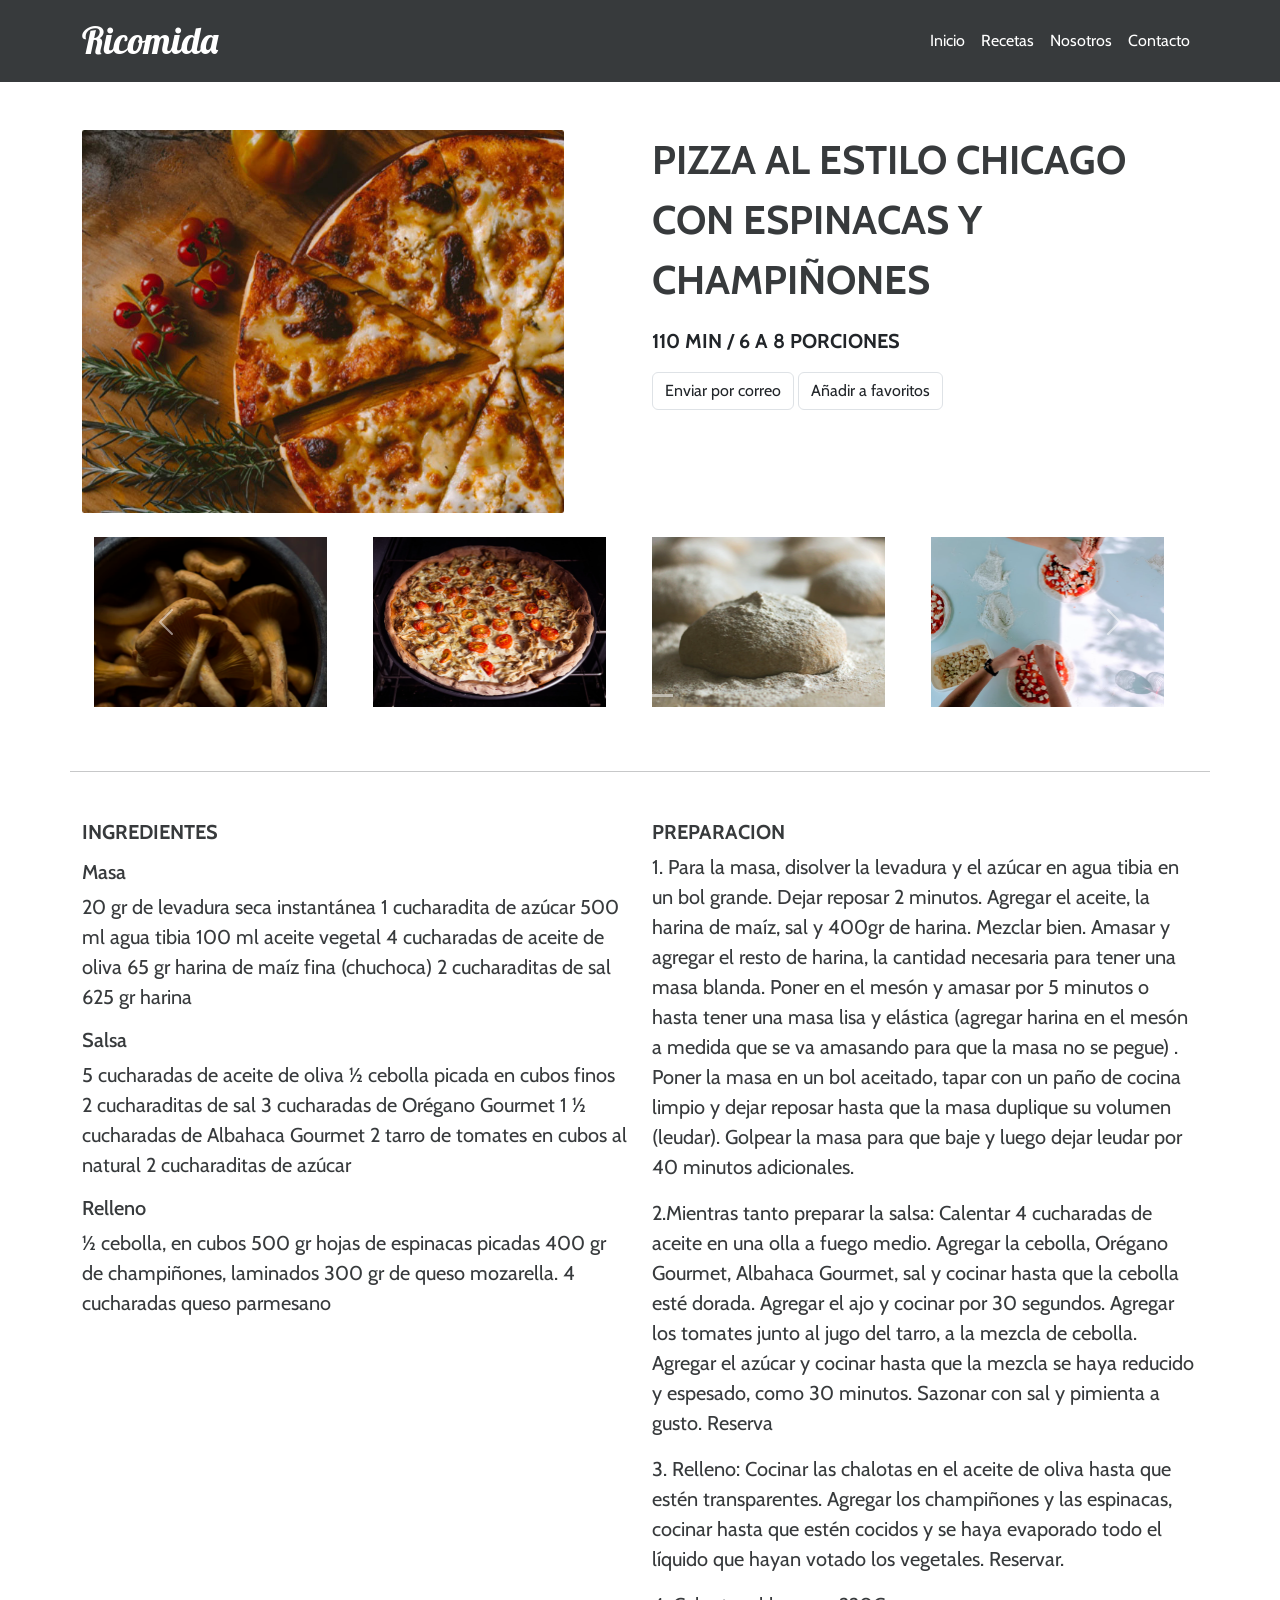
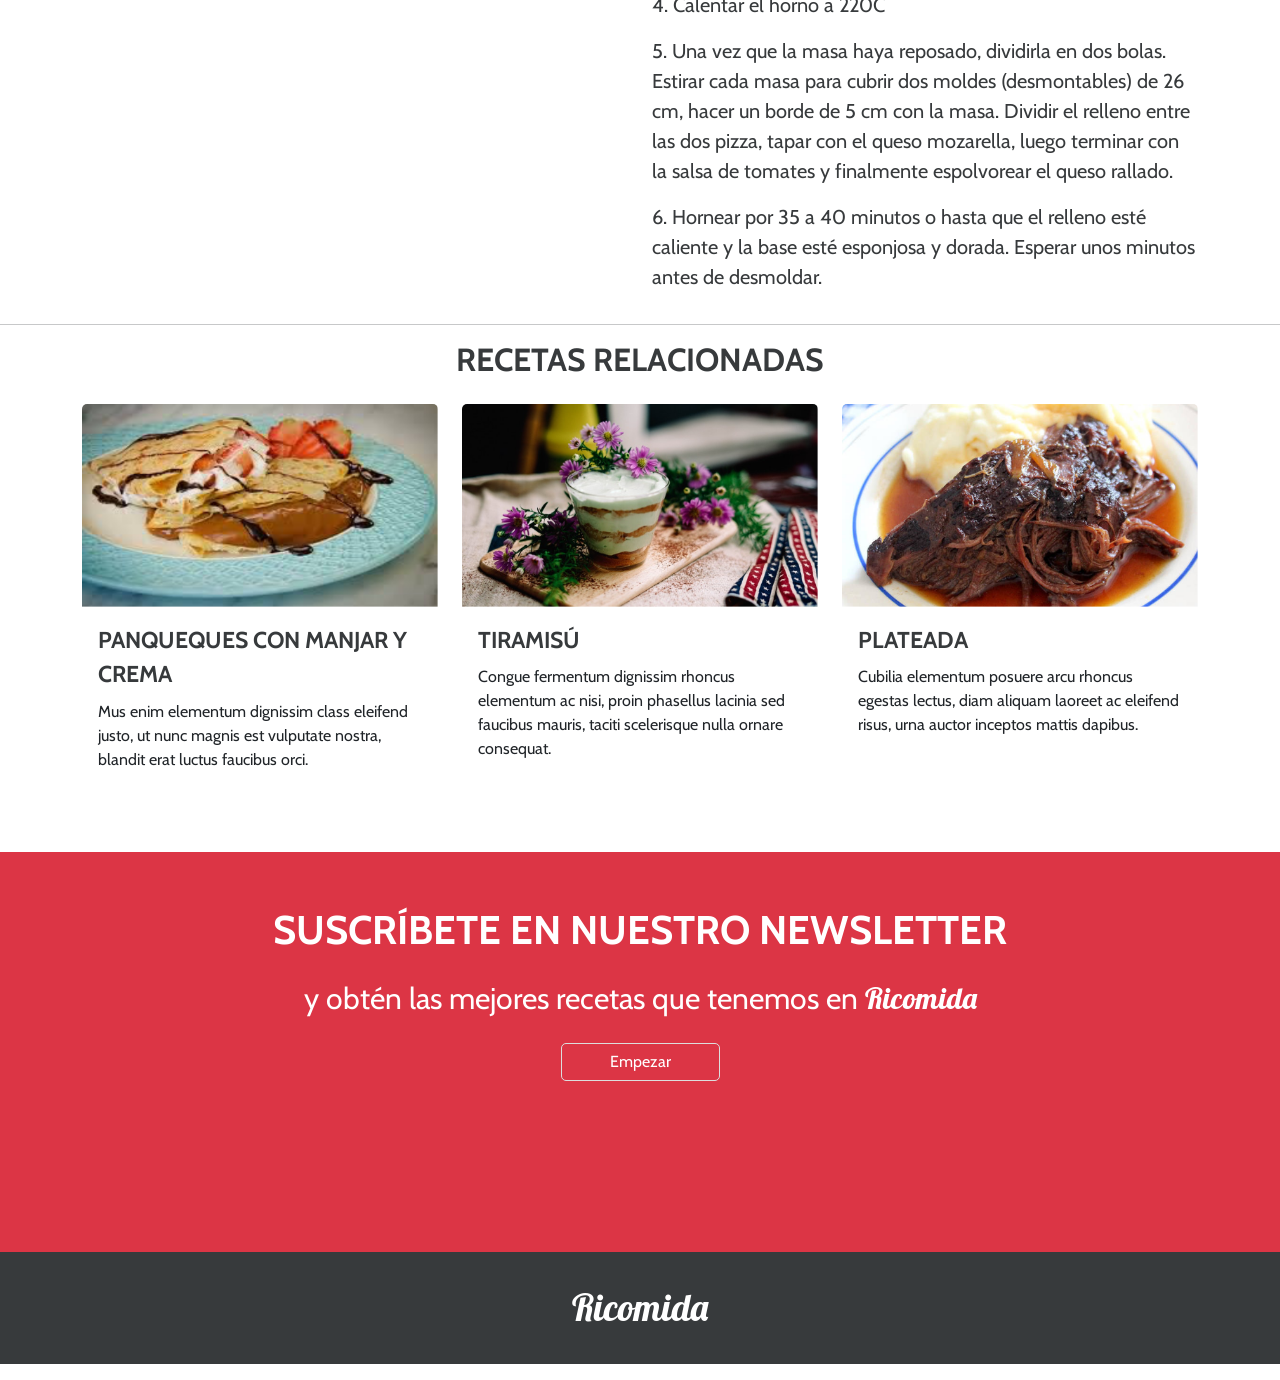
<file: index.html>
<!DOCTYPE html>
<html lang="es">
<head>
  <meta charset="UTF-8">
  <meta http-equiv="X-UA-Compatible" content="IE=edge">
  <meta name="viewport" content="width=device-width, initial-scale=1.0">
  <link href="https://cdn.jsdelivr.net/npm/bootstrap@5.1.3/dist/css/bootstrap.min.css" rel="stylesheet" integrity="sha384-1BmE4kWBq78iYhFldvKuhfTAU6auU8tT94WrHftjDbrCEXSU1oBoqyl2QvZ6jIW3" crossorigin="anonymous"> 
  <link rel="preconnect" href="https://fonts.googleapis.com">
  <link rel="preconnect" href="https://fonts.gstatic.com" crossorigin>
  <link href="https://fonts.googleapis.com/css2?family=Cabin:wght@400;700&display=swap" rel="stylesheet"> 
  <link rel="preconnect" href="https://fonts.googleapis.com">
  <link rel="preconnect" href="https://fonts.gstatic.com" crossorigin>
  <link href="https://fonts.googleapis.com/css2?family=Lobster&display=swap" rel="stylesheet"> 

  <link rel="stylesheet" href="assets/css/style.css">
  <title>Ricomida</title>
</head>

<body>
<header>
    <nav class="navbar navbar-expand-lg navbar-light navbar-dark">
      <div class="container">
        <a class="navbar-brand" href="#">Ricomida</a>
        <button class="navbar-toggler" type="button" data-bs-toggle="collapse" data-bs-target="#navbarSupportedContent" aria-controls="navbarSupportedContent" aria-expanded="false" aria-label="Toggle navigation">
          <span class="navbar-toggler-icon"></span>
        </button>
        <div class="collapse navbar-collapse" id="navbarSupportedContent">
          <ul class="navbar-nav ms-auto mb-2 mb-lg-0">
            <li class="nav-item">
              <a class="nav-link active" aria-current="page" href="#">Inicio</a>
            </li>
            <li class="nav-item">
              <a class="nav-link active" aria-current="page" href="#">Recetas</a>
            </li>
            <li class="nav-item">
              <a class="nav-link active" aria-current="page" href="#">Nosotros</a>
            </li>
            <li class="nav-item">
              <a class="nav-link active" aria-current="page" href="#">Contacto</a>
            </li>  
          </ul>
        </div>
      </div>
    </nav> 
  
    <section id="Principal" class="pt-5 mb-2">
      <div class="container">
        <div class="row">  
          <div class="col-12 col-sm-6 contenedor1">
            <img src="assets/img/principal.jpg" width="482px" height="automatico" alt="" class="img-fluid">
          </div>
          <div class="contenedor2 col-12 col-sm-6 fw-bold">
              <div>
                <p>PIZZA AL ESTILO CHICAGO CON ESPINACAS Y CHAMPIÑONES</p>
                <p>110 MIN / 6 A 8 PORCIONES</p>
              </div> 
              <button id="enviarCorreo" class="btn border-1 border" 
                data-bs-toggle="tooltip" data-bs-placement="top" 
                title="Envia por correo">Enviar por correo</button>
              <button id="boton-favoritos" class="btn border-1 border">Añadir a favoritos</button>
         </div>
        </div>
      </div>
    </section>
  
    <section id="Carrusel" class="container d-none d-sm-block">
  
      <div id="carouselExampleIndicators" class="carousel slide" data-bs-ride="carousel">
        <div class="carousel-indicators">
          <button type="button" data-bs-target="#carouselExampleIndicators" data-bs-slide-to="0" class="active" aria-current="true" aria-label="Slide 1"></button>
          <button type="button" data-bs-target="#carouselExampleIndicators" data-bs-slide-to="1" aria-label="Slide 2"></button>
       
        </div>
        <div class="carousel-inner">
          <div class="carousel-item active">
            <div class="container">
              <div class="row">
                  <div class="col-sm-3 my-3">
                    <img src="assets/img/slider-1.png" alt="" width="233px" height="170px">
                  </div>
                  <div class="col-sm-3 my-3">
                    <img src="assets/img/slider-2.png" alt="" width="233px" height="170px">
                  </div>
                  <div class="col-sm-3 my-3">
                    <img src="assets/img/slider-3.png" alt="" width="233px" height="170px">
                  </div>
                  <div class="col-sm-3 my-3">
                    <img src="assets/img/slider-4.png" alt="" width="233px" height="170px">
                  </div>
              </div>
            </div>
          </div>
          <div class="carousel-item">
            <div class="container">
              <div class="row">
                  <div class="col-12 col-sm-3 my-3">
                    <img src="assets/img/slider-5.png" alt="" width="233px" height="170px">
                  </div>
                  <div class="col-12 col-sm-3 my-3">
                    <img src="assets/img/slider-6.png" alt="" width="233px" height="170px">
                  </div>
                  <div class="col-12 col-sm-3 my-3">
                    <img src="assets/img/slider-7.png" alt="" width="233px" height="170px">
                  </div>
                  <div class="col-12 col-sm-3 my-3">
                    <img src="assets/img/slider-8.png" alt="" width="233px" height="170px">
                  </div>
              </div>
            </div>
          </div>
          
        </div>
        <button class="carousel-control-prev" type="button" data-bs-target="#carouselExampleIndicators" data-bs-slide="prev">
          <span class="carousel-control-prev-icon" aria-hidden="true"></span>
          <span class="visually-hidden">Previous</span>
        </button>
        <button class="carousel-control-next" type="button" data-bs-target="#carouselExampleIndicators" data-bs-slide="next">
          <span class="carousel-control-next-icon" aria-hidden="true"></span>
          <span class="visually-hidden">Next</span>
        </button>
      </div>
  
  
  
   
  
    </section>
  </header>

  <section id="Recetas">
    <div class="container">
      <div class="row">
        <hr class="my-5">
        <div class=" col-12 col-sm-6 alinear fuente-p">
          <div>
            <h2 class="text-uppercase">ingredientes</h2>
          </div>
          <p>
           <h5>Masa </h5> 
            20 gr de levadura seca instantánea 
            1 cucharadita de azúcar 
            500 ml agua tibia 
            100 ml aceite vegetal 
            4 cucharadas de aceite de oliva 
            65 gr harina de maíz fina (chuchoca) 
            2 cucharaditas de sal 
            625 gr harina 
          </p>
          <p>
           <h5> Salsa</h5> 
            5 cucharadas de aceite de oliva 
            ½ cebolla picada en cubos finos 
            2 cucharaditas de sal 
            3 cucharadas de Orégano Gourmet 
            1 ½ cucharadas de Albahaca Gourmet 
            2 tarro de tomates en cubos al natural 
            2 cucharaditas de azúcar 
          </p>
          <p>
            <h5> Relleno</h5> 
            ½ cebolla, en cubos 
            500 gr hojas de espinacas picadas 
            400 gr de champiñones, laminados 
            300 gr de queso mozarella. 
            4 cucharadas queso parmesano
          </p>
        </div>
        <div class=" col-12 col-sm-6 alinear fuente-p">
          <div>
            <h2 class="text-uppercase">preparacion</h2>
          </div>
          <p>
           1. Para la masa, disolver la levadura y el azúcar en agua tibia en un bol grande. 
           Dejar reposar 2 minutos. 
           Agregar el aceite, la harina de maíz, sal y 400gr de harina. 
           Mezclar bien. 
           Amasar y agregar el resto de harina, la cantidad necesaria para tener una masa blanda. 
           Poner en el mesón y amasar por 5 minutos o hasta tener una masa lisa 
           y elástica (agregar harina en el mesón a medida que se va amasando para que la masa no se pegue) . 
           Poner la masa en un bol aceitado, tapar con un paño de cocina limpio y dejar reposar hasta 
           que la masa duplique su volumen (leudar). 
           Golpear la masa para que baje y luego dejar leudar por 40 minutos adicionales.
          </p>
          <p>
           
            2.Mientras tanto preparar la salsa: Calentar 4 cucharadas de aceite en una olla a fuego medio. 
            Agregar la cebolla, Orégano Gourmet, Albahaca Gourmet, sal y cocinar hasta que la cebolla esté dorada. 
            Agregar el ajo y cocinar por 30 segundos. Agregar los tomates junto al jugo del tarro, a la mezcla de cebolla. 
            Agregar el azúcar y cocinar hasta que la mezcla se haya reducido y espesado, como 30 minutos. 
            Sazonar con sal y pimienta a gusto. Reserva
          </p>
          <p>
            3. Relleno: Cocinar las chalotas en el aceite de oliva hasta que estén transparentes. 
            Agregar los champiñones y las espinacas, cocinar hasta que estén cocidos 
            y se haya evaporado todo el líquido que hayan votado los vegetales. Reservar.
          </p>
          <p>
            4. Calentar el horno a 220C
          </p>
          <p>
            5. Una vez que la masa haya reposado, dividirla en dos bolas. 
            Estirar cada masa para cubrir dos moldes (desmontables) de 26 cm, 
            hacer un borde de 5 cm con la masa. Dividir el relleno entre las dos pizza, 
            tapar con el queso mozarella, luego terminar con la salsa de tomates 
            y finalmente espolvorear el queso rallado.
          </p>
          <p>
            6. Hornear por 35 a 40 minutos o hasta que el relleno esté caliente 
            y la base esté esponjosa y dorada. Esperar unos minutos antes de desmoldar.
          </p>
        </div>

      </div>
      
    </div>
  </section>

  <hr>

  <section id="Tarjetas">
    <h2 class="text-uppercase text-center">recetas relacionadas</h2>
    <div class="container">
      <div class="row">
        <div class="col-12 col-sm-4 my-3">
          <div class="card border-0">
            <img src="assets/img/recipe-card-1.png" class="card-img-top" alt="">
            <div class="card-body">
              <div id="card-title1" class="card-title">PANQUEQUES CON MANJAR Y CREMA</div>
              <p id="card-text1" class="card-text">
                Mus enim elementum dignissim class eleifend justo,
                 ut nunc magnis est vulputate nostra, blandit erat luctus faucibus orci.
              </p>
            </div>
          </div>
        </div>
        <div class="col-12 col-sm-4 my-3">
          <div class="card border-0">
            <img src="assets/img/recipe-card-2.png" class="card-img-top" alt="">
            <div class="card-body">
              <div id="card-title2" class="card-title">TIRAMISÚ</div>
              <p id="card-text2" class="card-text">
                Congue fermentum dignissim rhoncus elementum ac nisi, 
                proin phasellus lacinia sed faucibus mauris, 
                taciti scelerisque nulla ornare consequat.
              </p>
            </div>
          </div>
        </div>
        <div class="col-12 col-sm-4 my-3">
          <div class="card border-0">
            <img src="assets/img/recipe-card-3.png" class="card-img-top" alt="">
            <div class="card-body">
              <div id="card-title3" class="card-title">PLATEADA</div>
              <p id="card-text3" class="card-text">
                Cubilia elementum posuere arcu rhoncus egestas lectus, 
                diam aliquam laoreet ac eleifend risus, 
                urna auctor inceptos mattis dapibus.
              </p>
            </div>
          </div>
        </div>
      </div>
    </div>
  </section>
 
   
      
  
  <section id="Suscribir" class="text-center text-white mt-5">
    
    <div class="suscribete fw-bold text-uppercase pt-5">
      <p>suscríbete en nuestro newsletter</p>
    </div>
    <div class="mejores-recetas">
      <p>y obtén las mejores recetas que tenemos en <span class="ricomida-texto1">Ricomida</span></p>
      <button class="btn boton-empezar text-white px-5 border-1">Empezar</button>
    </div> 
  </section>
  
  
  <footer id="Footer" class="text-center text-white py5 ">
    <div>
      <p class="ricomida-footer py-4">Ricomida</p>
    </div>
  </footer>

  
  
  <script src="https://cdn.jsdelivr.net/npm/bootstrap@5.1.3/dist/js/bootstrap.bundle.min.js" integrity="sha384-ka7Sk0Gln4gmtz2MlQnikT1wXgYsOg+OMhuP+IlRH9sENBO0LRn5q+8nbTov4+1p" crossorigin="anonymous"></script>
  <script src="assets/js/jquery-3.6.0.min.js"></script>
  <script src="assets/js/index.js"></script>
</body>
</html>
</file>
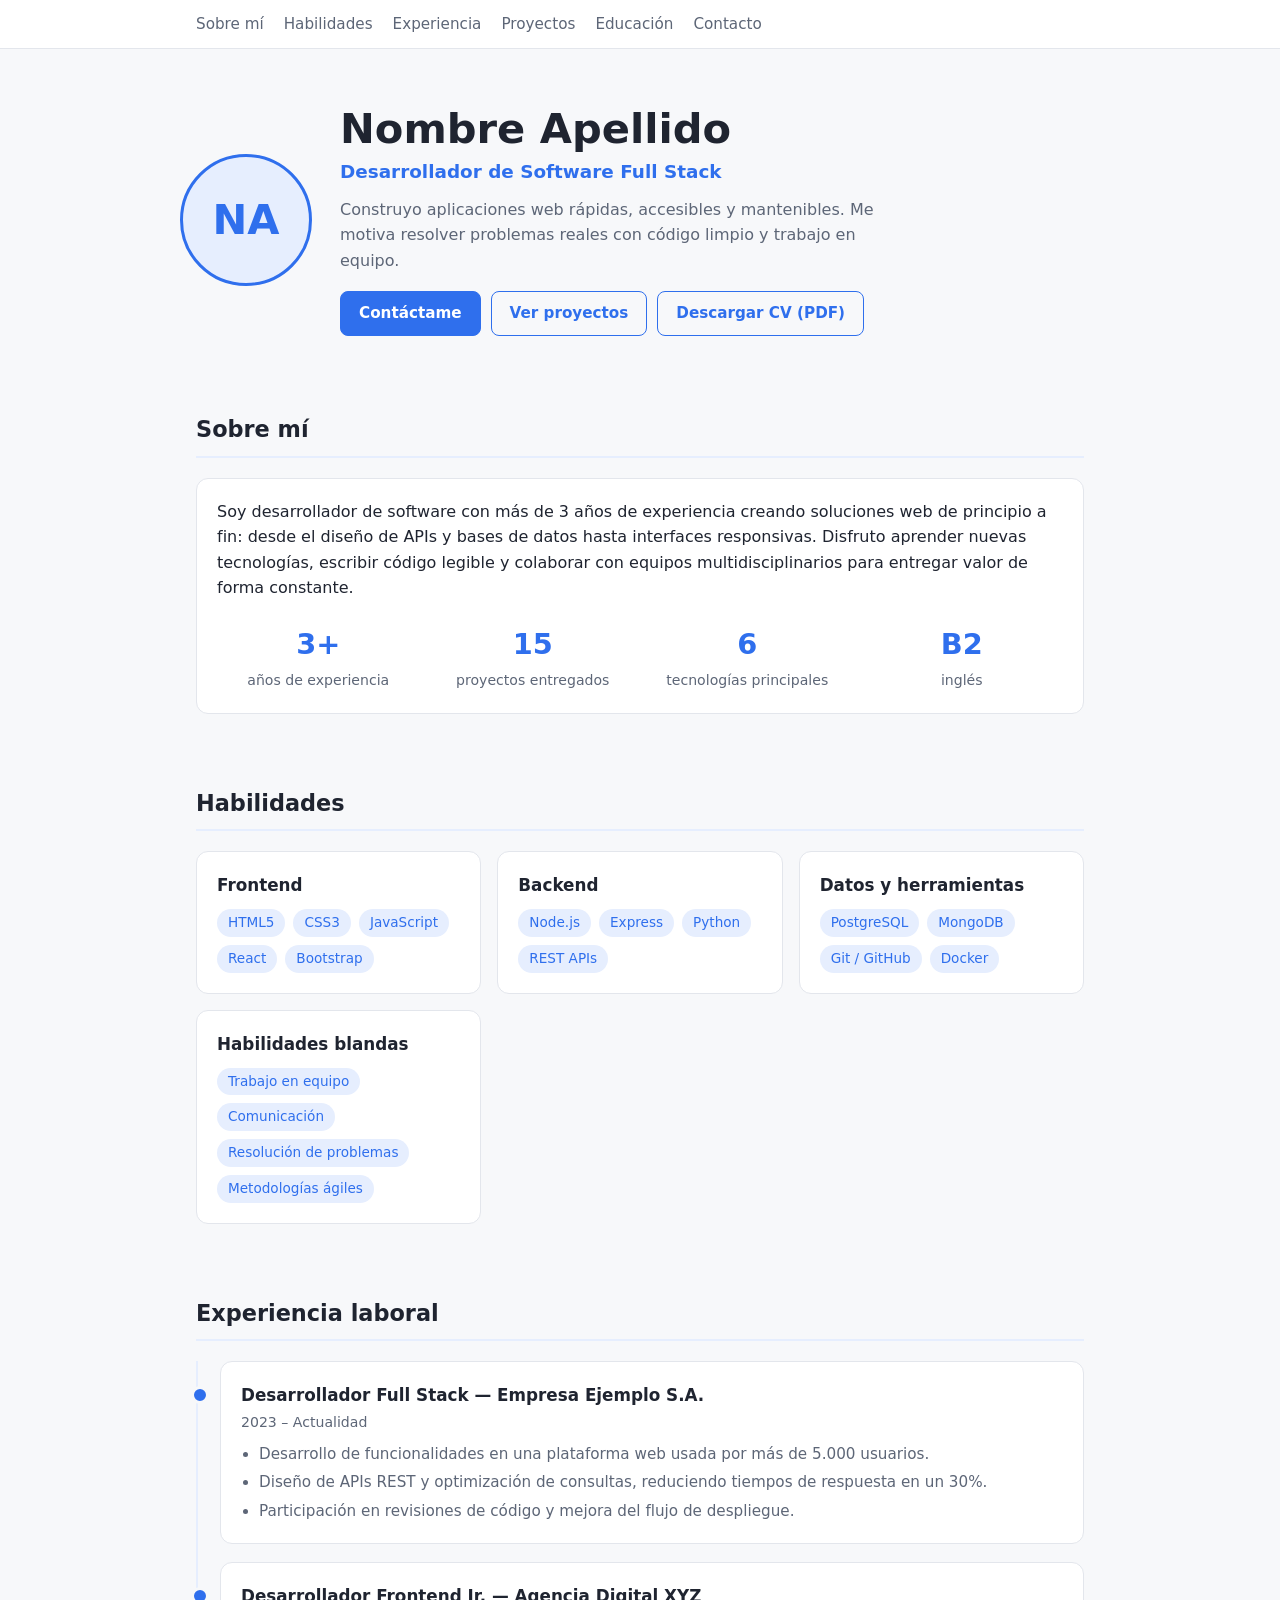
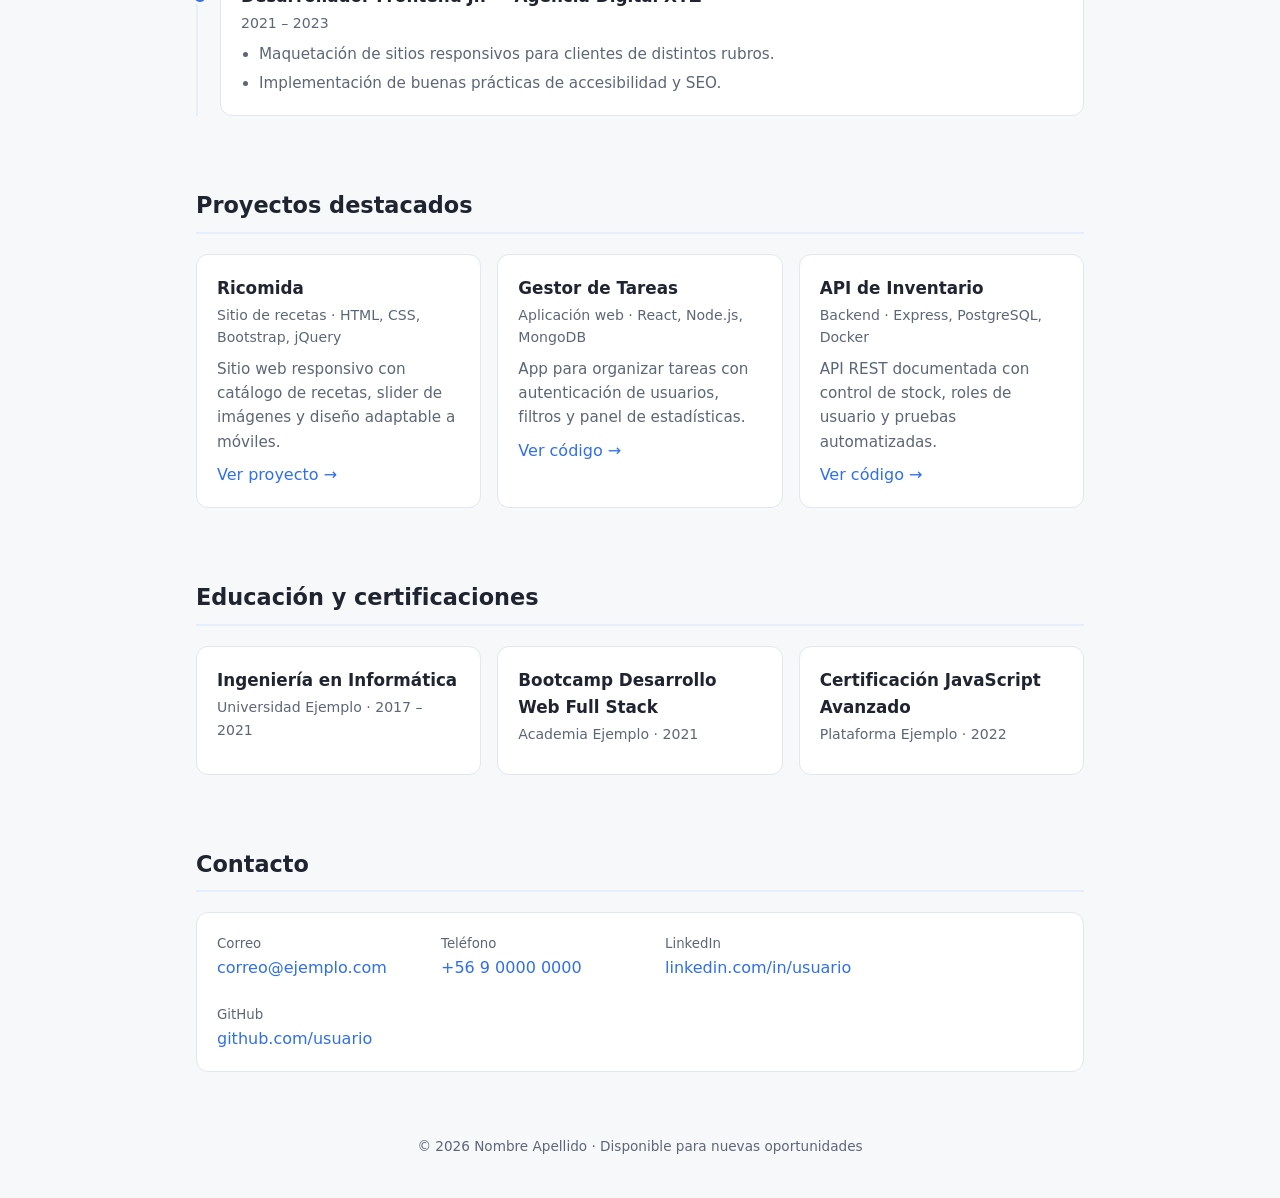
<file: cv/index.html>
<!DOCTYPE html>
<html lang="es">
<head>
  <meta charset="UTF-8">
  <meta name="viewport" content="width=device-width, initial-scale=1.0">
  <meta name="description" content="Perfil profesional de Nombre Apellido, desarrollador de software.">
  <title>Nombre Apellido | Desarrollador de Software</title>
  <style>
    :root {
      --bg: #f7f8fa;
      --card: #ffffff;
      --text: #1f2430;
      --muted: #5d6677;
      --accent: #2f6fed;
      --accent-soft: #e6eefe;
      --border: #e3e6ec;
    }
    @media (prefers-color-scheme: dark) {
      :root {
        --bg: #12151c;
        --card: #1a1e28;
        --text: #e8eaf0;
        --muted: #9aa3b5;
        --accent: #6a9bff;
        --accent-soft: #232c45;
        --border: #2a3040;
      }
    }
    * { box-sizing: border-box; margin: 0; padding: 0; }
    html { scroll-behavior: smooth; }
    body {
      font-family: system-ui, -apple-system, "Segoe UI", Roboto, sans-serif;
      background: var(--bg);
      color: var(--text);
      line-height: 1.6;
    }
    a { color: var(--accent); text-decoration: none; }
    a:hover { text-decoration: underline; }
    .wrap { max-width: 920px; margin: 0 auto; padding: 0 16px; }

    nav {
      position: sticky; top: 0; z-index: 10;
      background: var(--card);
      border-bottom: 1px solid var(--border);
    }
    nav .wrap { display: flex; flex-wrap: wrap; gap: 4px 20px; padding-top: 12px; padding-bottom: 12px; }
    nav a { color: var(--muted); font-size: .95rem; font-weight: 500; }
    nav a:hover { color: var(--accent); text-decoration: none; }

    .hero { padding: 56px 0 40px; display: flex; flex-wrap: wrap; gap: 28px; align-items: center; }
    .avatar {
      width: 132px; height: 132px; border-radius: 50%;
      background: var(--accent-soft); color: var(--accent);
      display: grid; place-items: center;
      font-size: 2.6rem; font-weight: 700; flex-shrink: 0;
      border: 3px solid var(--accent);
    }
    .hero h1 { font-size: clamp(1.8rem, 5vw, 2.6rem); line-height: 1.15; }
    .hero .role { color: var(--accent); font-weight: 600; font-size: 1.15rem; margin: 4px 0 10px; }
    .hero p { color: var(--muted); max-width: 540px; }
    .actions { display: flex; flex-wrap: wrap; gap: 10px; margin-top: 18px; }
    .btn {
      display: inline-block; padding: 9px 18px; border-radius: 8px;
      font-weight: 600; font-size: .95rem; border: 1px solid var(--accent);
    }
    .btn.primary { background: var(--accent); color: #fff; }
    .btn.ghost { color: var(--accent); }
    .btn:hover { text-decoration: none; opacity: .88; }

    section { padding: 36px 0; }
    h2 {
      font-size: 1.4rem; margin-bottom: 20px;
      padding-bottom: 8px; border-bottom: 2px solid var(--accent-soft);
    }
    .card {
      background: var(--card); border: 1px solid var(--border);
      border-radius: 12px; padding: 20px;
    }
    .grid { display: grid; gap: 16px; grid-template-columns: repeat(auto-fit, minmax(260px, 1fr)); }

    .stats { display: grid; gap: 12px; grid-template-columns: repeat(auto-fit, minmax(130px, 1fr)); margin-top: 20px; }
    .stat { text-align: center; }
    .stat strong { display: block; font-size: 1.8rem; color: var(--accent); }
    .stat span { color: var(--muted); font-size: .88rem; }

    .tags { display: flex; flex-wrap: wrap; gap: 8px; margin-top: 10px; }
    .tag {
      background: var(--accent-soft); color: var(--accent);
      padding: 3px 11px; border-radius: 999px; font-size: .85rem; font-weight: 500;
    }
    .card h3 { font-size: 1.05rem; margin-bottom: 2px; }
    .card .meta { color: var(--muted); font-size: .88rem; margin-bottom: 8px; }
    .card ul { padding-left: 18px; color: var(--muted); font-size: .95rem; }
    .card li { margin-top: 4px; }

    .timeline { border-left: 2px solid var(--accent-soft); padding-left: 22px; display: grid; gap: 18px; }
    .timeline .card { position: relative; }
    .timeline .card::before {
      content: ""; position: absolute; left: -30px; top: 24px;
      width: 12px; height: 12px; border-radius: 50%;
      background: var(--accent); border: 3px solid var(--bg);
    }

    .contact { display: flex; flex-wrap: wrap; gap: 24px; }
    .contact div { min-width: 200px; }
    .contact small { display: block; color: var(--muted); }

    footer { text-align: center; color: var(--muted); font-size: .85rem; padding: 28px 16px 40px; }
    @media print { nav, .actions { display: none; } body { background: #fff; } }
  </style>
</head>
<body>

<nav>
  <div class="wrap">
    <a href="#sobre-mi">Sobre mí</a>
    <a href="#habilidades">Habilidades</a>
    <a href="#experiencia">Experiencia</a>
    <a href="#proyectos">Proyectos</a>
    <a href="#educacion">Educación</a>
    <a href="#contacto">Contacto</a>
  </div>
</nav>

<header class="wrap hero">
  <div class="avatar" aria-hidden="true">NA</div>
  <div>
    <h1>Nombre Apellido</h1>
    <p class="role">Desarrollador de Software Full Stack</p>
    <p>Construyo aplicaciones web rápidas, accesibles y mantenibles. Me motiva resolver problemas reales con código limpio y trabajo en equipo.</p>
    <div class="actions">
      <a class="btn primary" href="#contacto">Contáctame</a>
      <a class="btn ghost" href="#proyectos">Ver proyectos</a>
      <a class="btn ghost" href="#" onclick="window.print(); return false;">Descargar CV (PDF)</a>
    </div>
  </div>
</header>

<main class="wrap">

  <section id="sobre-mi">
    <h2>Sobre mí</h2>
    <div class="card">
      <p>Soy desarrollador de software con más de 3 años de experiencia creando soluciones web de principio a fin: desde el diseño de APIs y bases de datos hasta interfaces responsivas. Disfruto aprender nuevas tecnologías, escribir código legible y colaborar con equipos multidisciplinarios para entregar valor de forma constante.</p>
      <div class="stats">
        <div class="stat"><strong>3+</strong><span>años de experiencia</span></div>
        <div class="stat"><strong>15</strong><span>proyectos entregados</span></div>
        <div class="stat"><strong>6</strong><span>tecnologías principales</span></div>
        <div class="stat"><strong>B2</strong><span>inglés</span></div>
      </div>
    </div>
  </section>

  <section id="habilidades">
    <h2>Habilidades</h2>
    <div class="grid">
      <div class="card">
        <h3>Frontend</h3>
        <div class="tags"><span class="tag">HTML5</span><span class="tag">CSS3</span><span class="tag">JavaScript</span><span class="tag">React</span><span class="tag">Bootstrap</span></div>
      </div>
      <div class="card">
        <h3>Backend</h3>
        <div class="tags"><span class="tag">Node.js</span><span class="tag">Express</span><span class="tag">Python</span><span class="tag">REST APIs</span></div>
      </div>
      <div class="card">
        <h3>Datos y herramientas</h3>
        <div class="tags"><span class="tag">PostgreSQL</span><span class="tag">MongoDB</span><span class="tag">Git / GitHub</span><span class="tag">Docker</span></div>
      </div>
      <div class="card">
        <h3>Habilidades blandas</h3>
        <div class="tags"><span class="tag">Trabajo en equipo</span><span class="tag">Comunicación</span><span class="tag">Resolución de problemas</span><span class="tag">Metodologías ágiles</span></div>
      </div>
    </div>
  </section>

  <section id="experiencia">
    <h2>Experiencia laboral</h2>
    <div class="timeline">
      <div class="card">
        <h3>Desarrollador Full Stack — Empresa Ejemplo S.A.</h3>
        <div class="meta">2023 – Actualidad</div>
        <ul>
          <li>Desarrollo de funcionalidades en una plataforma web usada por más de 5.000 usuarios.</li>
          <li>Diseño de APIs REST y optimización de consultas, reduciendo tiempos de respuesta en un 30%.</li>
          <li>Participación en revisiones de código y mejora del flujo de despliegue.</li>
        </ul>
      </div>
      <div class="card">
        <h3>Desarrollador Frontend Jr. — Agencia Digital XYZ</h3>
        <div class="meta">2021 – 2023</div>
        <ul>
          <li>Maquetación de sitios responsivos para clientes de distintos rubros.</li>
          <li>Implementación de buenas prácticas de accesibilidad y SEO.</li>
        </ul>
      </div>
    </div>
  </section>

  <section id="proyectos">
    <h2>Proyectos destacados</h2>
    <div class="grid">
      <div class="card">
        <h3>Ricomida</h3>
        <div class="meta">Sitio de recetas · HTML, CSS, Bootstrap, jQuery</div>
        <p style="color:var(--muted);font-size:.95rem">Sitio web responsivo con catálogo de recetas, slider de imágenes y diseño adaptable a móviles.</p>
        <p style="margin-top:8px"><a href="../index.html">Ver proyecto →</a></p>
      </div>
      <div class="card">
        <h3>Gestor de Tareas</h3>
        <div class="meta">Aplicación web · React, Node.js, MongoDB</div>
        <p style="color:var(--muted);font-size:.95rem">App para organizar tareas con autenticación de usuarios, filtros y panel de estadísticas.</p>
        <p style="margin-top:8px"><a href="#">Ver código →</a></p>
      </div>
      <div class="card">
        <h3>API de Inventario</h3>
        <div class="meta">Backend · Express, PostgreSQL, Docker</div>
        <p style="color:var(--muted);font-size:.95rem">API REST documentada con control de stock, roles de usuario y pruebas automatizadas.</p>
        <p style="margin-top:8px"><a href="#">Ver código →</a></p>
      </div>
    </div>
  </section>

  <section id="educacion">
    <h2>Educación y certificaciones</h2>
    <div class="grid">
      <div class="card">
        <h3>Ingeniería en Informática</h3>
        <div class="meta">Universidad Ejemplo · 2017 – 2021</div>
      </div>
      <div class="card">
        <h3>Bootcamp Desarrollo Web Full Stack</h3>
        <div class="meta">Academia Ejemplo · 2021</div>
      </div>
      <div class="card">
        <h3>Certificación JavaScript Avanzado</h3>
        <div class="meta">Plataforma Ejemplo · 2022</div>
      </div>
    </div>
  </section>

  <section id="contacto">
    <h2>Contacto</h2>
    <div class="card contact">
      <div><small>Correo</small><a href="mailto:correo@ejemplo.com">correo@ejemplo.com</a></div>
      <div><small>Teléfono</small><a href="tel:+56900000000">+56 9 0000 0000</a></div>
      <div><small>LinkedIn</small><a href="https://linkedin.com/in/usuario">linkedin.com/in/usuario</a></div>
      <div><small>GitHub</small><a href="https://github.com/usuario">github.com/usuario</a></div>
    </div>
  </section>

</main>

<footer>© 2026 Nombre Apellido · Disponible para nuevas oportunidades</footer>

</body>
</html>
</file>
<file: assets/css/style.css>
body{
  font-family: "Cabin";
}  
.fa-github{
  color: #DDDDDD;
} 

/* Navbar */
.navbar{
  background-color:#373A3C ;
  width: 100vw;
}

.navbar-brand{
  font-family: "Lobster";
  font-weight: 400;
  font-size: 37px;
}



/* Principal */
.contenedor2 p:first-child{
  color: #373A3C;
  font-family: "Cabin";
  font-size: 40px;
}

.contenedor2 p{
  font-size: 20px;
}

/* Recetas */

.fuente-p{
  font-family: "Cabin";
  font-weight: 400;
  color: #373A3C;
  font-size: 20px;

}

#Recetas h2{
  font-weight: 700;
  font-size: 20px;

}

.alinear{
  text-align: left;
}

/* Sección Tarjetas*/

#Tarjetas h2{
  color: #373A3C;
  font-family: "Cabin";
  font-weight: 700;
  font-size: 40;
}

.card-title{
  font-weight: 700;
  font-size: 23px;
}

.car-text{
  font-weight: 400;
  font-size: 16px;
}

.card-title, .car-text{
  color: #373A3C;
  font-family: "Cabin";
}


/* Sección Suscribir */

#Suscribir{
  background-color: #DC3545;
  height: 400px;
}

.suscribete{
  font-family: "Cabin";
  font-size: 40px;
}

.ricomida-texto1{
  font-family: "Lobster"; 
  font-weight: 400;

}

.mejores-recetas{
  font-family: "Cabin";
  font-weight: 400;
  font-size: 30px ;
}

.boton-empezar{
  background-color: #DC3545;
  border-radius: 5px;
  border: #DDDDDD;
  border-style: solid;
  font-family: "Cabin";
  font-weight: 400;
  font-size: 16px;
}


/* Footer */
footer{
  background-color:#373A3C ;
}
.contenedor-footer{
  height: 20rem;
  }
.ricomida-footer{
  background-color: #373A3C;
  height: 7rem;
  font-family: "Lobster";
  font-weight: 400;
  font-size: 37px;
  align-content: center;
}

/* comentario */
</file>
